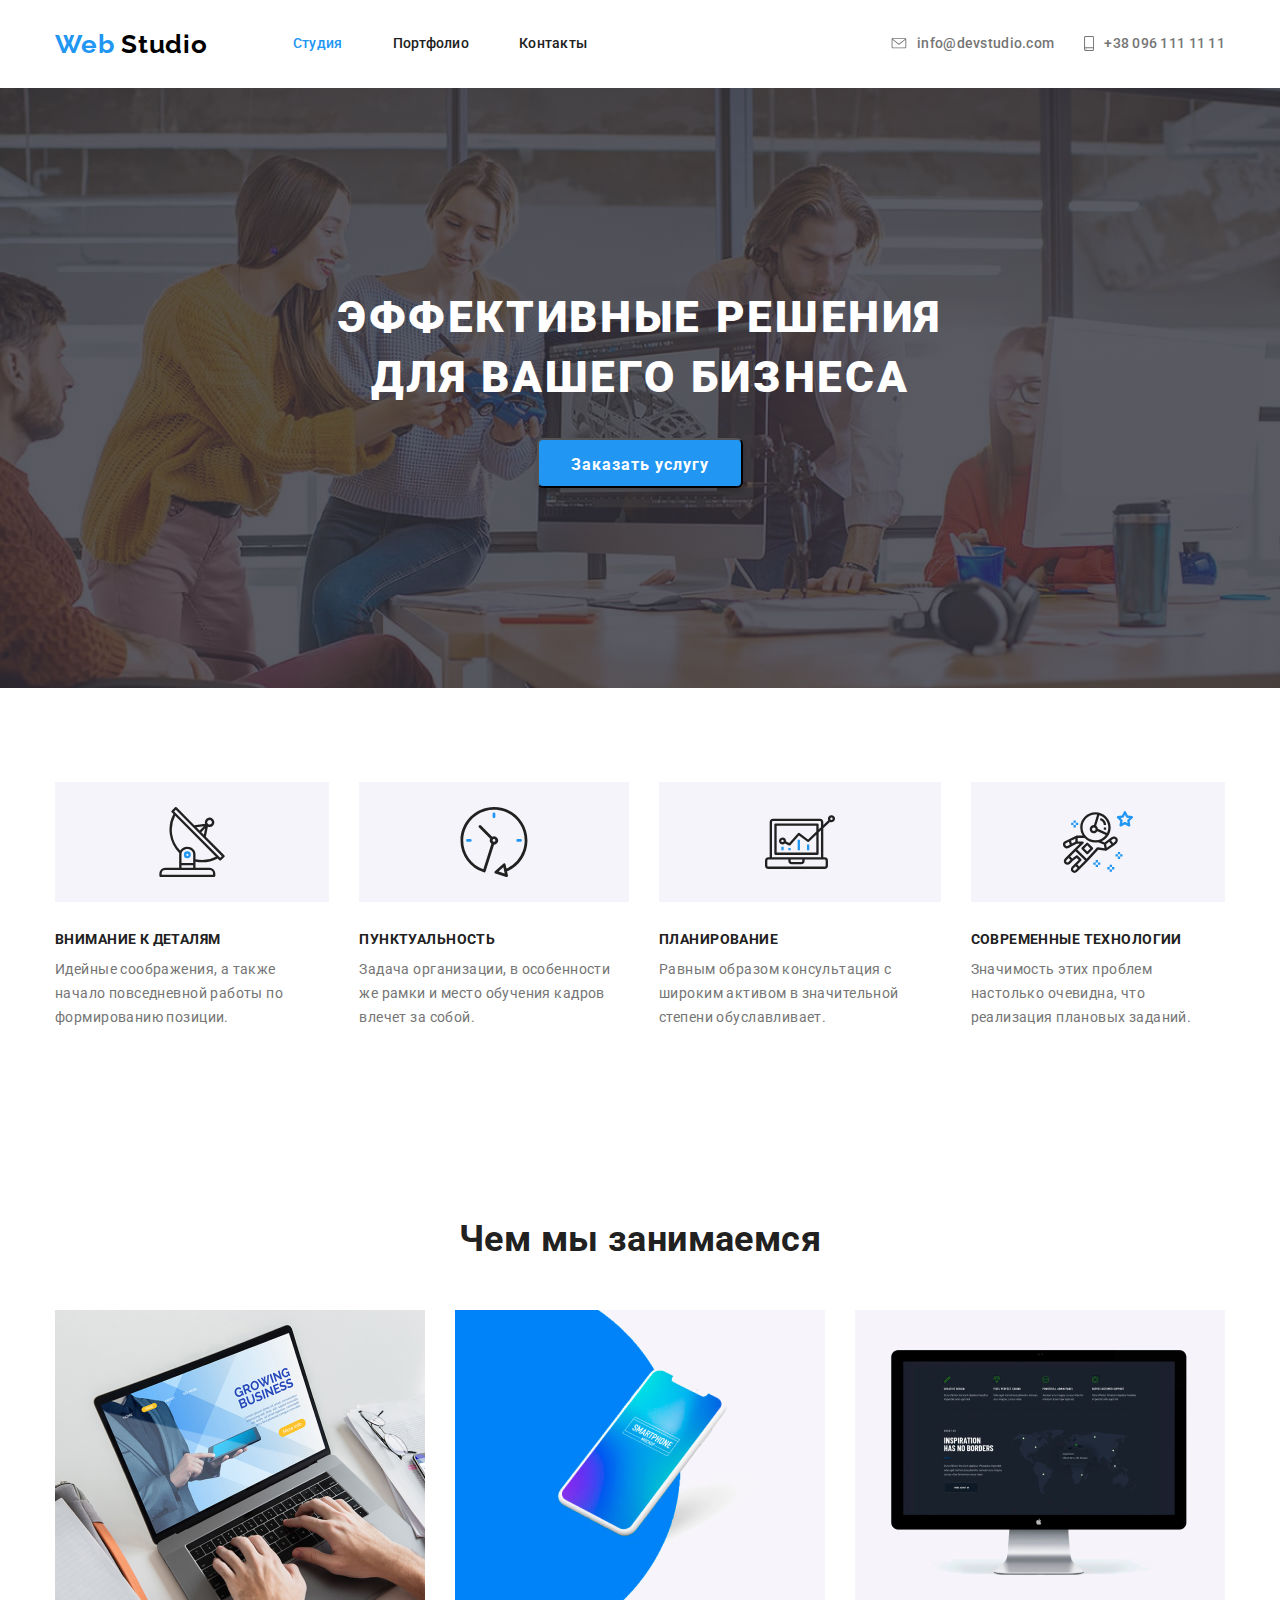
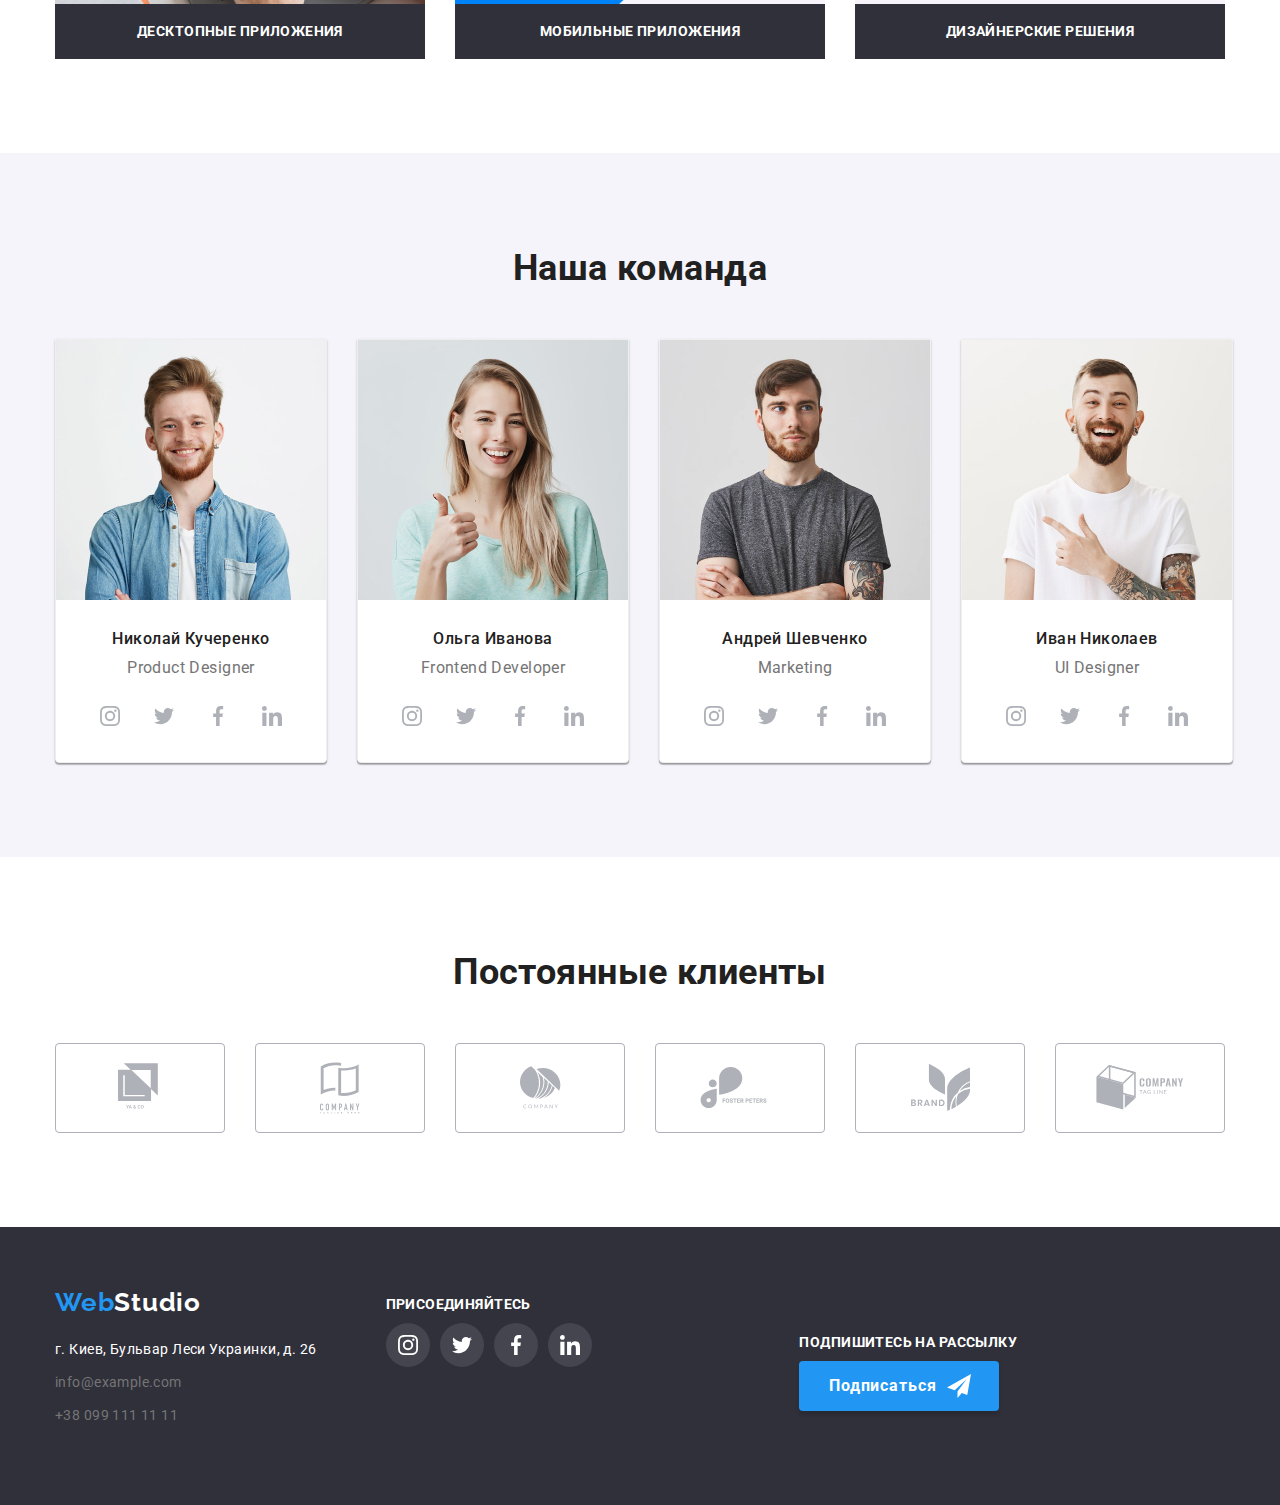
<file: index.html>
<!DOCTYPE html>
<html lang="ru">
  <head>
    <meta charset="UTF-8" />
    <meta name="viewport" content="width=device-width, initial-scale=1.0" />
    <title>WebStudio</title>
    <link
      href="https://fonts.googleapis.com/css2?family=Raleway:wght@700&family=Roboto:wght@400;500;700;900&display=swap"
      rel="stylesheet"
    />
    <link rel="stylesheet" href="./css/normalize.css" />
    <link rel="stylesheet" href="./css/style.css" />
  </head>

  <body>
    <!--Шапка сайта-->
    <header class="header">
      <div class="container">
        <nav class="navigation">
          <a href="./index.html" class="logo link"
            ><span class="header link">Web</span> Studio</a
          >
          <ul class="site-nav list">
            <li class="site-nav-item">
              <a class="site-nav-list current link" href="./index.html"
                >Студия</a
              >
            </li>
            <li class="site-nav-item">
              <a class="site-nav-list link" href="./portfolio.html"
                >Портфолио</a
              >
            </li>
            <li class="site-nav-item">
              <a class="site-nav-list link" href="">Контакты</a>
            </li>
          </ul>
        </nav>
        <div class="contact-list">
          <ul class="auth-nav list">
            <li class="auth-nav-item">
              <a
                class="contacts-links envelope link"
                href="mailto:info@devstudio.com"
                ><svg class="icon-envelope" width="16" height="11">
                  <use href="./images/sprite.svg#icon-envelope"></use>
                </svg>
                info@devstudio.com</a
              >
            </li>
            <li class="auth-nav-item">
              <a class="contacts-links smartphone link" href="tel:+380961111111"
                ><svg
                  class="icon-smartphone"
                  width="10"
                  height="15
                "
                >
                  <use href="./images/sprite.svg#icon-smartphone"></use>
                </svg>
                +38 096 111 11 11</a
              >
            </li>
          </ul>
        </div>
      </div>
    </header>

    <main>
      <!--Герой-->
      <section class="hero">
        <div class="container-hero">
          <h1 class="hero-item">
            Эффективные решения <br />
            для вашего бизнеса
          </h1>
          <button type="button" class="modal-btn">Заказать услугу</button>
        </div>
      </section>

      <!--Преимущества-->
      <section class="section">
        <div class="container">
          <h2 hidden class="section-title">Преимущества</h2>
          <ul class="advantages-list list">
            <li class="item">
              <div class="advantages-item">
                <svg class="icon-advantages">
                  <use href="./images/sprite.svg#icon-antenna"></use>
                </svg>
              </div>
              <h3 class="title">Внимание к деталям</h3>
              <p class="decoration">
                Идейные соображения, а также начало повседневной работы по
                формированию позиции.
              </p>
            </li>
            <li class="item">
              <div class="advantages-item">
                <svg class="icon-advantages">
                  <use href="./images/sprite.svg#icon-clock"></use>
                </svg>
              </div>

              <h3 class="title">Пунктуальность</h3>
              <p class="decoration">
                Задача организации, в особенности же рамки и место обучения
                кадров влечет за собой.
              </p>
            </li>
            <li class="item">
              <div class="advantages-item">
                <svg class="icon-advantages">
                  <use href="./images/sprite.svg#icon-diagram"></use>
                </svg>
              </div>

              <h3 class="title">Планирование</h3>
              <p class="decoration">
                Равным образом консультация с широким активом в значительной
                степени обуславливает.
              </p>
            </li>
            <li class="item">
              <div class="advantages-item">
                <svg class="icon-advantages">
                  <use href="./images/sprite.svg#icon-astronaut"></use>
                </svg>
              </div>

              <h3 class="title">Современные технологии</h3>
              <p class="decoration">
                Значимость этих проблем настолько очевидна, что реализация
                плановых заданий.
              </p>
            </li>
          </ul>
        </div>
      </section>

      <!--Чем мы занимаемся-->
      <section class="section">
        <div class="container">
          <h2 class="section-title">Чем мы занимаемся</h2>
          <ul class="working-list list">
            <li class="item">
              <img
                class="image-2"
                src="./images/Technology/box1.jpg"
                alt="Десктопные приложения"
                width="370"
              />
              <h3 class="working-list-item">Десктопные приложения</h3>
            </li>
            <li class="item">
              <img
                class="image-2"
                src="./images/Technology/box2.jpg"
                alt="Мобильные приложения"
                width="370"
              />
              <h3 class="working-list-item">Мобильные приложения</h3>
            </li>
            <li class="item">
              <img
                class="image-2"
                src="./images/Technology/box3.jpg"
                alt="Дизайнерские решения"
                width="370"
              />
              <h3 class="working-list-item">Дизайнерские решения</h3>
            </li>
          </ul>
        </div>
      </section>

      <!--Наша команда-->
      <section class="team">
        <div class="container">
          <h2 class="section-title">Наша команда</h2>
          <ul class="team-title list">
            <li class="item">
              <img
                class="master-img"
                src="./images/Team/team1.jpg"
                alt="Фото"
                width="270"
                height="260"
              />
              <h3 class="title-name">Николай Кучеренко</h3>
              <p lang="en" class="team-title-position">Product Designer</p>
              <ul class="social-list list">
                <li class="social-list-icon">
                  <a
                    class="social-list-icon-list link"
                    href=""
                    aria-label="Instagram"
                  >
                    <svg class="social-list-icon-link-svg">
                      <use href="./images/sprite.svg#icon-instagram"></use>
                    </svg>
                  </a>
                </li>
                <li class="social-list-icon">
                  <a
                    class="social-list-icon-list link"
                    href=""
                    aria-label="Twitter"
                    ><svg class="social-list-icon-link-svg">
                      <use href="./images/sprite.svg#icon-twitter"></use>
                    </svg>
                  </a>
                </li>
                <li class="social-list-icon">
                  <a
                    class="social-list-icon-list link"
                    href=""
                    aria-label="Facebook"
                    ><svg class="social-list-icon-link-svg">
                      <use href="./images/sprite.svg#icon-facebook"></use>
                    </svg>
                  </a>
                </li>
                <li class="social-list-icon">
                  <a
                    class="social-list-icon-list link"
                    href=""
                    aria-label="Linkedin"
                    ><svg class="social-list-icon-link-svg">
                      <use href="./images/sprite.svg#icon-linkedin"></use>
                    </svg>
                  </a>
                </li>
              </ul>
            </li>
            <li class="item">
              <img
                class="master-img"
                src="./images/Team/team2.jpg"
                alt="Фото"
                width="270"
                height="260"
              />
              <h3 class="title-name">Ольга Иванова</h3>
              <p lang="en" class="team-title-position">Frontend Developer</p>
              <ul class="social-list list">
                <li class="social-list-icon">
                  <a
                    class="social-list-icon-list link"
                    href=""
                    aria-label="Instagram"
                  >
                    <svg class="social-list-icon-link-svg">
                      <use href="./images/sprite.svg#icon-instagram"></use>
                    </svg>
                  </a>
                </li>
                <li class="social-list-icon">
                  <a
                    class="social-list-icon-list link"
                    href=""
                    aria-label="Twitter"
                    ><svg class="social-list-icon-link-svg">
                      <use href="./images/sprite.svg#icon-twitter"></use>
                    </svg>
                  </a>
                </li>
                <li class="social-list-icon">
                  <a
                    class="social-list-icon-list link"
                    href=""
                    aria-label="Facebook"
                    ><svg class="social-list-icon-link-svg">
                      <use href="./images/sprite.svg#icon-facebook"></use>
                    </svg>
                  </a>
                </li>
                <li class="social-list-icon">
                  <a
                    class="social-list-icon-list link"
                    href=""
                    aria-label="Linkedin"
                    ><svg class="social-list-icon-link-svg">
                      <use href="./images/sprite.svg#icon-linkedin"></use>
                    </svg>
                  </a>
                </li>
              </ul>
            </li>
            <li class="item">
              <img
                class="master-img"
                src="./images/Team/team3.jpg"
                alt="Фото"
                width="270"
                height="260"
              />
              <h3 class="title-name">Андрей Шевченко</h3>
              <p lang="en" class="team-title-position">Marketing</p>
              <ul class="social-list list">
                <li class="social-list-icon">
                  <a
                    class="social-list-icon-list link"
                    href=""
                    aria-label="Instagram"
                  >
                    <svg class="social-list-icon-link-svg">
                      <use href="./images/sprite.svg#icon-instagram"></use>
                    </svg>
                  </a>
                </li>
                <li class="social-list-icon">
                  <a
                    class="social-list-icon-list link"
                    href=""
                    aria-label="Twitter"
                    ><svg class="social-list-icon-link-svg">
                      <use href="./images/sprite.svg#icon-twitter"></use>
                    </svg>
                  </a>
                </li>
                <li class="social-list-icon">
                  <a
                    class="social-list-icon-list link"
                    href=""
                    aria-label="Facebook"
                    ><svg class="social-list-icon-link-svg">
                      <use href="./images/sprite.svg#icon-facebook"></use>
                    </svg>
                  </a>
                </li>
                <li class="social-list-icon">
                  <a
                    class="social-list-icon-list link"
                    href=""
                    aria-label="Linkedin"
                    ><svg class="social-list-icon-link-svg">
                      <use href="./images/sprite.svg#icon-linkedin"></use>
                    </svg>
                  </a>
                </li>
              </ul>
            </li>
            <li class="item">
              <img
                class="master-img"
                src="./images/Team/team4.jpg"
                alt="Фото"
                width="270"
                height="260"
              />
              <h3 class="title-name">Иван Николаев</h3>
              <p lang="en" class="team-title-position">UI Designer</p>
              <ul class="social-list list">
                <li class="social-list-icon">
                  <a
                    class="social-list-icon-list link"
                    href=""
                    aria-label="Instagram"
                  >
                    <svg class="social-list-icon-link-svg">
                      <use href="./images/sprite.svg#icon-instagram"></use>
                    </svg>
                  </a>
                </li>
                <li class="social-list-icon">
                  <a
                    class="social-list-icon-list link"
                    href=""
                    aria-label="Twitter"
                    ><svg class="social-list-icon-link-svg">
                      <use href="./images/sprite.svg#icon-twitter"></use>
                    </svg>
                  </a>
                </li>
                <li class="social-list-icon">
                  <a
                    class="social-list-icon-list link"
                    href=""
                    aria-label="Facebook"
                    ><svg class="social-list-icon-link-svg">
                      <use href="./images/sprite.svg#icon-facebook"></use>
                    </svg>
                  </a>
                </li>
                <li class="social-list-icon">
                  <a
                    class="social-list-icon-list link"
                    href=""
                    aria-label="Linkedin"
                    ><svg class="social-list-icon-link-svg">
                      <use href="./images/sprite.svg#icon-linkedin"></use>
                    </svg>
                  </a>
                </li>
              </ul>
            </li>
          </ul>
        </div>
      </section>

      <!--Постоянные клиенты-->
      <section class="section">
        <div class="container">
          <h2 class="section-title">Постоянные клиенты</h2>
          <ul class="client-list list">
            <li class="item">
              <a class="item-link" href="" aria-label="Логотип компании клиента"
                ><svg class="client_logo" width="44" height="49">
                  <use href="./images/sprite.svg#icon-logo1"></use>
                </svg>
              </a>
            </li>
            <li class="item">
              <a class="item-link" href="" aria-label="Логотип компании клиента"
                ><svg class="client_logo" width="40" height="52">
                  <use href="./images/sprite.svg#icon-logo2"></use>
                </svg>
              </a>
            </li>
            <li class="item">
              <a class="item-link" href="" aria-label="Логотип компании клиента"
                ><svg class="client_logo" width="41" height="43">
                  <use href="./images/sprite.svg#icon-logo3"></use>
                </svg>
              </a>
            </li>
            <li class="item">
              <a class="item-link" href="" aria-label="Логотип компании клиента"
                ><svg class="client_logo" width="80" height="42">
                  <use href="./images/sprite.svg#icon-logo4"></use>
                </svg>
              </a>
            </li>
            <li class="item">
              <a class="item-link" href="" aria-label="Логотип компании клиента"
                ><svg class="client_logo" width="59" height="47">
                  <use href="./images/sprite.svg#icon-logo5"></use>
                </svg>
              </a>
            </li>
            <li class="item">
              <a class="item-link" href="" aria-label="Логотип компании клиента"
                ><svg class="client_logo" width="88" height="45">
                  <use href="./images/sprite.svg#icon-logo6"></use>
                </svg>
              </a>
            </li>
          </ul>
        </div>
      </section>
    </main>

    <!--Футер-->
    <footer class="footer-section">
      <div class="container">
        <div class="contact">
          <a class="logo link" href="./index.html" lang="en"
            ><span class="footer">Web</span>Studio</a
          >
          <address class="address">
            <ul class="address-list list">
              <li class="adress-list-point">
                <a class="map link" href="https://goo.gl/maps/y4V5g4TZUduQF8Uq7"
                  >г. Киев, Бульвар Леси Украинки, д. 26</a
                >
              </li>
              <li class="adress-list-point">
                <a class="mail link" href="mailto:info@devstudio.com" lang="en"
                  >info@example.com</a
                >
              </li>
              <li class="adress-list-point">
                <a class="phone link" href="tel:+380961111111"
                  >+38 099 111 11 11</a
                >
              </li>
            </ul>
          </address>
        </div>

        <div class="join">
          <b class="title">ПРИСОЕДИНЯЙТЕСЬ</b>
          <ul class="title-list list">
            <li class="title-list-icon">
              <a class="footer-icon" href="" aria-label="Логотип Инстаграма">
                <svg class="footer-icon-list">
                  <use href="./images/sprite.svg#icon-instagram"></use>
                </svg>
              </a>
            </li>
            <li class="title-list-icon">
              <a class="footer-icon" href="" aria-label="Логотип Твиттера"
                ><svg class="footer-icon-list">
                  <use href="./images/sprite.svg#icon-twitter"></use>
                </svg>
              </a>
            </li>
            <li class="title-list-icon">
              <a class="footer-icon" href="" aria-label="Логотип Фейсбука"
                ><svg class="footer-icon-list">
                  <use href="./images/sprite.svg#icon-facebook"></use>
                </svg>
              </a>
            </li>
            <li class="title-list-icon">
              <a class="footer-icon" href="" aria-label="Логотип Линкедина">
                <svg class="footer-icon-list">
                  <use href="./images/sprite.svg#icon-linkedin"></use>
                </svg>
              </a>
            </li>
          </ul>
        </div>
        <div class="subscribe">
          <b class="title">Подпишитесь на рассылку</b>
          <a class="button-footer link" href=""
            >Подписаться<svg class="icon-send">
              <use href="./images/sprite.svg#icon-send"></use>
            </svg>
          </a>
        </div>
      </div>
    </footer>
  </body>
</html>
</file>
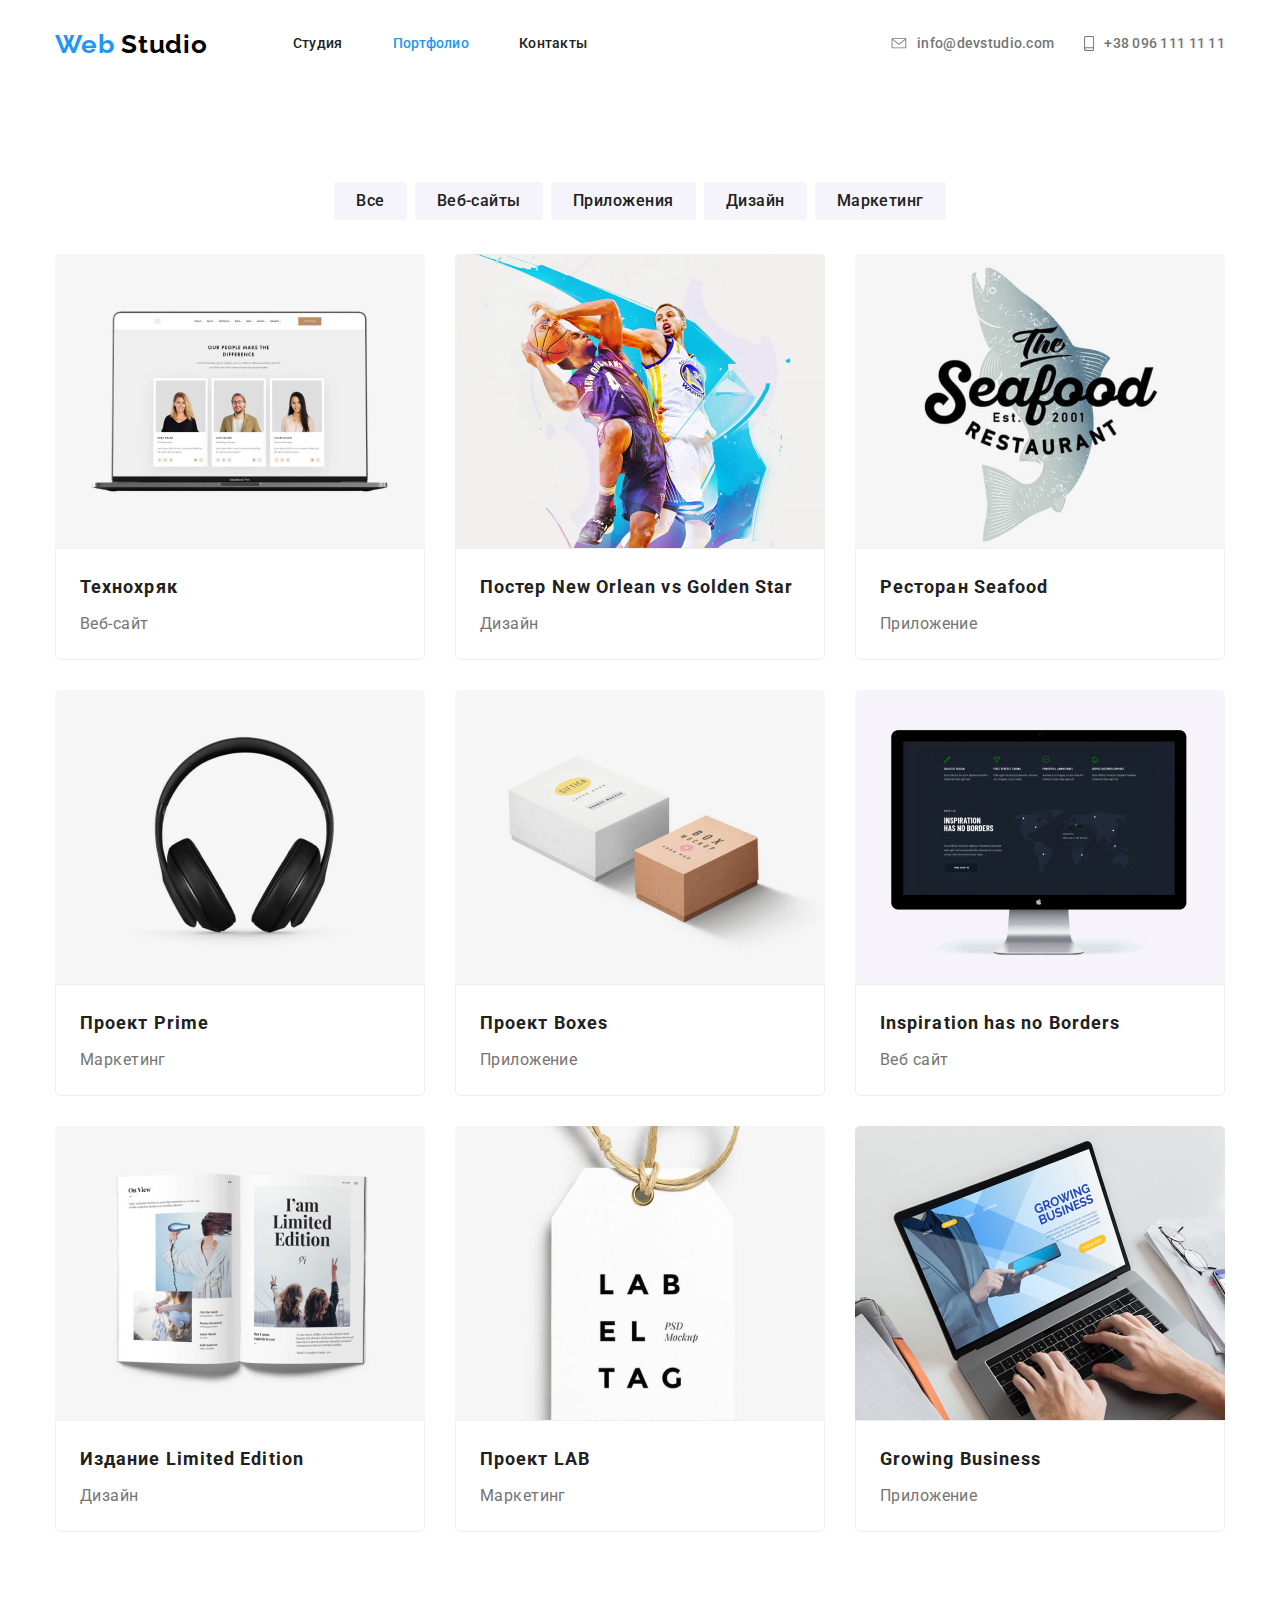
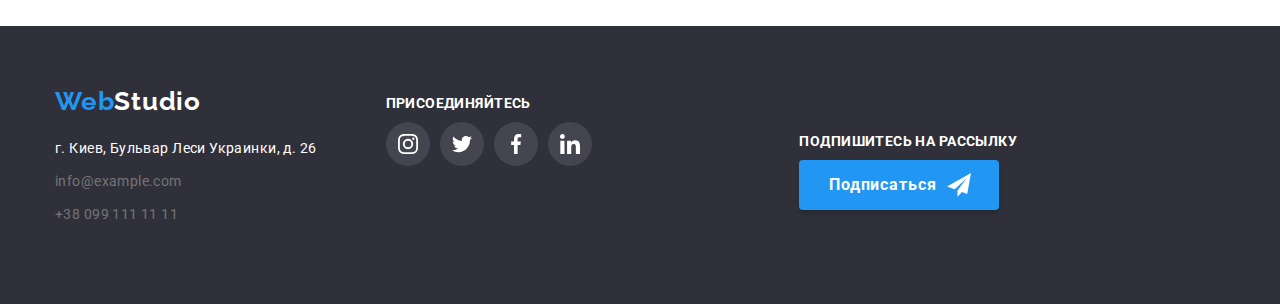
<file: portfolio.html>
<!DOCTYPE html>
<html lang="ru">
  <head>
    <meta charset="UTF-8" />
    <meta name="viewport" content="width=device-width, initial-scale=1.0" />
    <title>Portfolio</title>
    <link
      href="https://fonts.googleapis.com/css2?family=Raleway:wght@700&family=Roboto:wght@400;500;700;900&display=swap"
      rel="stylesheet"
    />
    <link rel="stylesheet" href="./css/normalize.css" />
    <link rel="stylesheet" href="./css/style.css" />
  </head>

  <body>
    <header class="header">
      <div class="container">
        <nav class="navigation">
          <a href="./index.html" class="logo link"
            ><span class="header link">Web</span> Studio</a
          >
          <ul class="site-nav list">
            <li class="site-nav-item">
              <a class="site-nav-list link" href="./index.html">Студия</a>
            </li>
            <li class="site-nav-item">
              <a class="site-nav-list current link" href="./portfolio.html"
                >Портфолио</a
              >
            </li>
            <li class="site-nav-item">
              <a class="site-nav-list link" href="">Контакты</a>
            </li>
          </ul>
        </nav>
        <div class="contact-list">
          <ul class="auth-nav list">
            <li class="auth-nav-item">
              <a
                class="contacts-links envelope link"
                href="mailto:info@devstudio.com"
                ><svg class="icon-envelope" width="16" height="11">
                  <use href="./images/sprite.svg#icon-envelope"></use>
                </svg>
                info@devstudio.com</a
              >
            </li>
            <li class="auth-nav-item">
              <a class="contacts-links smartphone link" href="tel:+380961111111"
                ><svg
                  class="icon-smartphone"
                  width="10"
                  height="15
                    "
                >
                  <use href="./images/sprite.svg#icon-smartphone"></use>
                </svg>
                +38 096 111 11 11</a
              >
            </li>
          </ul>
        </div>
      </div>
    </header>

    <main>
      <!--Portfolio-->
      <section class="section">
        <div class="container">
          <h1 hidden>Портфолио</h1>
          <!--Кнопки фильтра-->
          <ul class="filtr-list list">
            <li class="filtr-list-button">
              <button type="button" class="button-filtr">Все</button>
            </li>
            <li class="filtr-list-button">
              <button type="button" class="button-filtr">Веб-сайты</button>
            </li>
            <li class="filtr-list-button">
              <button type="button" class="button-filtr">Приложения</button>
            </li>
            <li class="filtr-list-button">
              <button type="button" class="button-filtr">Дизайн</button>
            </li>
            <li class="filtr-list-button">
              <button type="button" class="button-filtr">Маркетинг</button>
            </li>
          </ul>

          <!--карточки-->

          <ul class="card-list list">
            <li class="card-list-number">
              <a class="link" href="">
                <img
                  src="./images/Pictures/picture1.jpg"
                  alt="Ноутбук c cайтом"
                />
                <div class="card-content">
                  <h2 class="card-list-item">Технохряк</h2>
                  <p class="text">Веб-сайт</p>
                  <p hidden class="text-popup">
                    Технокряк это современная площадка распространения
                    коронавируса. Компании используют эту платформу для
                    цифрового шпионажа и атак на защищённые сервера конкурентов.
                  </p>
                </div>
              </a>
            </li>

            <li class="card-list-number">
              <a class="link" href="">
                <img
                  src="./images/Pictures/picture2.jpg"
                  alt="Изображения баскетболистов"
                />
                <div class="card-content">
                  <h2 class="card-list-item">
                    Постер New Orlean vs Golden Star
                  </h2>
                  <p class="text">Дизайн</p>
                  <p hidden class="text-popup">
                    Lorem ipsum, dolor sit amet consectetur adipisicing elit.
                    Odit error repudiandae, unde labore tempora repellendus
                    dolorum debitis repellat laboriosam quibusdam! Reiciendis
                    molestiae ex ullam nihil recusandae accusantium dignissimos.
                    Quos, enim!
                  </p>
                </div>
              </a>
            </li>
            <li class="card-list-number">
              <a class="link" href="">
                <img
                  src="./images/Pictures/picture3.jpg"
                  alt="Ресторан Seafood"
                />
                <div class="card-content">
                  <h2 class="card-list-item">Ресторан Seafood</h2>
                  <p class="text">Приложение</p>
                  <p hidden class="text-popup">
                    Lorem ipsum, dolor sit amet consectetur adipisicing elit.
                    Odit error repudiandae, unde labore tempora repellendus
                    dolorum debitis repellat laboriosam quibusdam! Reiciendis
                    molestiae ex ullam nihil recusandae accusantium dignissimos.
                    Quos, enim!
                  </p>
                </div>
              </a>
            </li>

            <li class="card-list-number">
              <a class="link" href="">
                <img src="./images/Pictures/picture4.jpg" alt="Проект Prime" />
                <div class="card-content">
                  <h2 class="card-list-item">Проект Prime</h2>
                  <p class="text">Маркетинг</p>
                  <p hidden class="text-popup">
                    Lorem ipsum, dolor sit amet consectetur adipisicing elit.
                    Odit error repudiandae, unde labore tempora repellendus
                    dolorum debitis repellat laboriosam quibusdam! Reiciendis
                    molestiae ex ullam nihil recusandae accusantium dignissimos.
                    Quos, enim!
                  </p>
                </div>
              </a>
            </li>

            <li class="card-list-number">
              <a class="link" href="">
                <img src="./images/Pictures/picture5.jpg" alt="Проект Boxes" />
                <div class="card-content">
                  <h2 class="card-list-item">Проект Boxes</h2>
                  <p class="text">Приложение</p>
                  <p hidden class="text-popup">
                    Lorem ipsum, dolor sit amet consectetur adipisicing elit.
                    Odit error repudiandae, unde labore tempora repellendus
                    dolorum debitis repellat laboriosam quibusdam! Reiciendis
                    molestiae ex ullam nihil recusandae accusantium dignissimos.
                    Quos, enim!
                  </p>
                </div>
              </a>
            </li>

            <li class="card-list-number">
              <a class="link" href="">
                <img src="./images/Pictures/picture6.jpg" alt="Веб сайт" />
                <div class="card-content">
                  <h2 class="card-list-item">Inspiration has no Borders</h2>
                  <p class="text">Веб сайт</p>
                  <p hidden class="text-popup">
                    Lorem ipsum dolor sit amet consectetur adipisicing elit.
                    Delectus vitae asperiores quam quo vel necessitatibus cum
                    voluptatibus error, veniam laboriosam incidunt in veritatis
                    numquam, fugiat nihil, corporis enim? Veniam, culpa.
                  </p>
                </div>
              </a>
            </li>

            <li class="card-list-number">
              <a class="link" href="">
                <img
                  src="./images/Pictures/picture7.jpg"
                  alt="Издание Limited Edition"
                />
                <div class="card-content">
                  <h2 class="card-list-item">Издание Limited Edition</h2>
                  <p class="text">Дизайн</p>
                  <p hidden class="text-popup">
                    Lorem ipsum, dolor sit amet consectetur adipisicing elit.
                    Odit error repudiandae, unde labore tempora repellendus
                    dolorum debitis repellat laboriosam quibusdam! Reiciendis
                    molestiae ex ullam nihil recusandae accusantium dignissimos.
                    Quos, enim!
                  </p>
                </div>
              </a>
            </li>

            <li class="card-list-number">
              <a class="link" href="">
                <img src="./images/Pictures/picture8.jpg" alt="Проект LAB" />
                <div class="card-content">
                  <h2 class="card-list-item">Проект LAB</h2>
                  <p class="text">Маркетинг</p>
                  <p hidden class="text-popup">
                    Lorem ipsum, dolor sit amet consectetur adipisicing elit.
                    Odit error repudiandae, unde labore tempora repellendus
                    dolorum debitis repellat laboriosam quibusdam! Reiciendis
                    molestiae ex ullam nihil recusandae accusantium dignissimos.
                    Quos, enim!
                  </p>
                </div>
              </a>
            </li>
            <li class="card-list-number">
              <a class="link" href="">
                <img
                  src="./images/Pictures/picture9.jpg"
                  alt="Growing Business"
                />
                <div class="card-content">
                  <h2 class="card-list-item">Growing Business</h2>
                  <p class="text">Приложение</p>
                  <p hidden class="text-popup">
                    Lorem ipsum, dolor sit amet consectetur adipisicing elit.
                    Odit error repudiandae, unde labore tempora repellendus
                    dolorum debitis repellat laboriosam quibusdam! Reiciendis
                    molestiae ex ullam nihil recusandae accusantium dignissimos.
                    Quos, enim!
                  </p>
                </div>
              </a>
            </li>
          </ul>
        </div>
      </section>
    </main>

    <!--Футер-->
    <footer class="footer-section">
      <div class="container">
        <div class="contact">
          <a class="logo link" href="./index.html" lang="en"
            ><span class="footer">Web</span>Studio</a
          >
          <address class="address">
            <ul class="address-list list">
              <li class="adress-list-point">
                <a class="map link" href="https://goo.gl/maps/y4V5g4TZUduQF8Uq7"
                  >г. Киев, Бульвар Леси Украинки, д. 26</a
                >
              </li>
              <li class="adress-list-point">
                <a class="mail link" href="mailto:info@devstudio.com" lang="en"
                  >info@example.com</a
                >
              </li>
              <li class="adress-list-point">
                <a class="phone link" href="tel:+380961111111"
                  >+38 099 111 11 11</a
                >
              </li>
            </ul>
          </address>
        </div>

        <div class="join">
          <b class="title">ПРИСОЕДИНЯЙТЕСЬ</b>
          <ul class="title-list list">
            <li class="title-list-icon">
              <a class="footer-icon" href="" aria-label="Логотип Инстаграма">
                <svg class="footer-icon-list">
                  <use href="./images/sprite.svg#icon-instagram"></use>
                </svg>
              </a>
            </li>
            <li class="title-list-icon">
              <a class="footer-icon" href="" aria-label="Логотип Твиттера"
                ><svg class="footer-icon-list">
                  <use href="./images/sprite.svg#icon-twitter"></use>
                </svg>
              </a>
            </li>
            <li class="title-list-icon">
              <a class="footer-icon" href="" aria-label="Логотип Фейсбука"
                ><svg class="footer-icon-list">
                  <use href="./images/sprite.svg#icon-facebook"></use>
                </svg>
              </a>
            </li>
            <li class="title-list-icon">
              <a class="footer-icon" href="" aria-label="Логотип Линкедина">
                <svg class="footer-icon-list">
                  <use href="./images/sprite.svg#icon-linkedin"></use>
                </svg>
              </a>
            </li>
          </ul>
        </div>
        <div class="subscribe">
          <b class="title">Подпишитесь на рассылку</b>
          <a class="button-footer link" href=""
            >Подписаться<svg class="icon-send">
              <use href="./images/sprite.svg#icon-send"></use>
            </svg>
          </a>
        </div>
      </div>
    </footer>
  </body>
</html>
</file>
<file: css/style.css>
:root {
  --primary-text-color: #757575;
  --secondary-text-color: #212121;
  --accent-color: #2196f3;
  --secondary-accent-color: #188ce8;
  --primary-white-color: #ffffff;
  --secondary-white-color: #e0dfe6;
  --primary-bcg-color: #2f303a;
  --secondary-bcg-color: #f5f4fa;
  --socials-main-color: #afb1b8;
}

body {
  background-color: #ffffff;
  color: var(--primary-text-color);
  font-family: "Roboto", sans-serif;
  font-size: 14px;
  line-height: 1.71;
  letter-spacing: 0.03em;
}

html {
  box-sizing: border-box;
}

*,
*::before,
*::after {
  box-sizing: inherit;
  margin: 0;
  padding: 0;
}

.container {
  width: 1200px;
  padding-left: 15px;
  padding-right: 15px;
  margin-left: auto;
  margin-right: auto;
}

img {
  display: block;
}

.link {
  text-decoration: none;
}

.list {
  list-style: none;
}

/* header */

.header .container {
  display: flex;
  align-items: center;
  justify-content: space-between;
}

.navigation {
  display: flex;
  align-items: center;
}

.logo {
  font-family: "Raleway", sans-serif;
  font-weight: bold;
  font-size: 26px;
  line-height: 1.19;
  letter-spacing: 0.03em;
  color: #000000;
}

.logo .header {
  color: var(--accent-color);
}

.logo {
  margin-right: 85px;
}

.site-nav {
  display: flex;
  padding-top: 32px;
  padding-bottom: 32px;
}

.site-nav-item:not(:last-child) {
  margin-right: 50px;
}

.site-nav-list .logo {
  font-family: "Raleway", sans-serif;
  font-weight: bold;
  font-size: 26px;
  line-height: 1.19;
  letter-spacing: 0.03em;
  color: #000000;
}

.logo .header {
  color: var(--accent-color);
}

.site-nav .site-nav-list {
  font-weight: 500;
  font-size: 14px;
  line-height: 1.14;
  letter-spacing: 0.02em;
  color: var(--secondary-text-color);
}

.site-nav .link.current {
  color: var(--accent-color);
}

.site-nav .link:hover,
.site-nav .link:focus {
  color: var(--accent-color);
}

.site-nav-list {
  padding-top: 32px;
  padding-bottom: 32px;
}

.auth-nav {
  display: flex;
  align-items: center;
  justify-content: center;
}

.contact-list {
  display: flex;
}

.auth-nav :not(:last-child) {
  margin-right: 30px;
}

.auth-nav .contacts-links {
  padding-top: 32px;
  padding-bottom: 32px;
}

.contacts-links {
  display: flex;
  align-items: center;
}

.auth-nav-item {
  font-weight: 500;
  font-size: 14px;
  line-height: 1.14;
  letter-spacing: 0.02em;
  color: var(--primary-text-color);
  display: flex;
  align-items: center;
}

.icon-envelope {
  margin-right: 10px;
  fill: var(--primary-text-color);
}

.icon-smartphone {
  margin-right: 10px;
  fill: var(--primary-text-color);
}

.contact-list .contacts-links:focus,
.contact-list .contacts-links:hover,
.contacts-links:hover .icon-smartphone,
.contacts-links:focus .icon-smartphone,
.contacts-links:hover .icon-envelope,
.contacts-links:focus .icon-envelope {
  color: var(--accent-color);
  fill: var(--accent-color);
  position: relative;
}

.contacts-links {
  color: var(--primary-text-color);
}
/* Hero */

.hero {
  text-align: center;
  margin-left: auto;
  margin-right: auto;
  padding-top: 200px;
  padding-bottom: 200px;
  max-width: 1600px;
  height: 600px;
  background-image: linear-gradient(
      rgba(47, 48, 58, 0.8),
      rgba(47, 48, 58, 0.8)
    ),
    url(../images/Hero/Herois.jpg);
  background-repeat: no-repeat;
  background-size: cover;
  background-position: center;
}

.hero-item {
  margin-top: 0px;
  margin-bottom: 30px;
  font-weight: 900;
  font-size: 44px;
  line-height: 1.36;
  text-align: center;
  letter-spacing: 0.06em;
  text-transform: uppercase;
  color: var(--primary-white-color);
}

.modal-btn {
  display: inline-block;
  font-family: inherit;
  background-color: var(--accent-color);
  color: #ffffff;
  padding: 10px 32px;
  min-width: 200px;
  border-radius: 6px;
  height: 50px;
  font-weight: 700;
  font-size: 16px;
  line-height: 1.87;
  text-align: center;
  letter-spacing: 0.06em;
  box-shadow: 0px 4px 4px rgba(0, 0, 0, 0.15);
}

.modal-btn:hover {
  background-color: var(--secondary-accent-color);
}

/* Advantages */
.section .container {
  display: flex;
  padding-top: 94px;
  padding-bottom: 94px;
}

.advantages-list {
  display: flex;
  justify-content: space-between;
}

.item {
  display: flex;
  flex-direction: column;
}
.advantages-item {
  display: flex;
  height: 120px;
  background-color: var(--secondary-bcg-color);
  justify-content: center;
  align-items: center;
  margin-bottom: 30px;
}

.icon-advantages {
  width: 70px;
  height: 70px;
}

.item:not(:last-child) {
  margin-right: 30px;
}

.title {
  font-weight: bold;
  font-size: 14px;
  line-height: 1.14;
  text-transform: uppercase;
  color: var(--secondary-text-color);
  margin-bottom: 10px;
}

.decoration {
  color: var(--primary-text-color);
}

/*  Working*/

.section .container {
  display: flex;
  flex-direction: column;
}

.working-list {
  display: flex;
}

.section-title {
  font-weight: bold;
  font-size: 36px;
  line-height: 1.17;
  text-align: center;
  color: var(--secondary-text-color);
  margin-bottom: 50px;
}

.working-list-item {
  font-weight: bold;
  font-size: 14px;
  line-height: 1.14px;
  text-align: center;
  text-transform: uppercase;
  color: var(--primary-white-color);
  padding-top: 27px;
  padding-bottom: 27px;
  background-color: var(--primary-bcg-color);
}

/* Our team */

.team {
  background-color: var(--secondary-bcg-color);
  padding-top: 94px;
  padding-bottom: 94px;
}

.team-title {
  display: flex;
  align-content: space-between;
}

.team-title .item {
  background-color: var(--primary-white-color);
  border: 1px solid #eeeeee;
  border-radius: 0px 0px 4px 4px;
  box-shadow: 0px 2px 1px rgba(0, 0, 0, 0.2), 0px 1px 1px rgba(0, 0, 0, 0.14),
    0px 1px 3px rgba(0, 0, 0, 0.12);
}

.team-title-info {
  display: flex;
  flex-direction: column;
}

.title-name {
  font-weight: 500;
  font-size: 16px;
  line-height: 1.18;
  text-align: center;
  color: var(--secondary-text-color);
  padding-top: 30px;
  margin-bottom: 10px;
}

.social-list {
  display: flex;
  /* flex-wrap: wrap; */
  justify-content: center;
  padding-bottom: 24px;
}

.social-list-icon:not(:last-child) {
  margin-right: 10px;
}

.social-list-icon-list {
  display: flex;
  justify-content: center;
  align-items: center;
  width: 44px;
  height: 44px;
  border-radius: 50%;
  background-color: var(--primary-white-color);
  background-repeat: no-repeat;
  background-position: center;
  cursor: pointer;
  fill: var(--socials-main-color);
}
.social-list-icon-link-svg {
  width: 20px;
  height: 20px;
}

.team-title-position {
  font-size: 16px;
  line-height: 1.18;
  text-align: center;
  color: var(--primary-text-color);
  margin-bottom: 16px;
}

.social-list-icon-list:hover,
.social-list-icon-list:focus {
  background-color: var(--accent-color);
  fill: var(--primary-white-color);
}

/* Clients */

.client-list {
  display: flex;
  justify-content: space-between;
}

.item-link {
  display: flex;
  width: 170px;
  height: 90px;
  justify-content: center;
  align-items: center;
  border-radius: 4px;
  border: 1px solid #afb1b8;
}

.item-link:hover {
  border: 1px solid var(--accent-color);
  border-radius: 4px;
}

.item-link:hover .client_logo,
.item-link:focus .client_logo {
  fill: var(--accent-color);
}

.item-link {
  display: flex;
  justify-content: center;
  align-items: center;
  width: 170px;
  height: 90px;
}

.client_logo {
  fill: var(--socials-main-color);
}

/* footer */

.footer-section {
  background-color: var(--primary-bcg-color);
}

.footer-section .container {
  display: flex;
  background-color: var(--primary-bcg-color);
}

.contact {
  padding-top: 60px;
  padding-bottom: 60px;
  margin-right: 69px;
}

.footer-section .logo {
  display: flex;
  color: var(--primary-white-color);
  margin-bottom: 20px;
}
.footer {
  color: var(--accent-color);
}

.adress-list {
  display: flex;
}

.adress-list-point:not(:last-child) {
  margin-bottom: 9px;
}

.join {
  padding-top: 70px;
  padding-bottom: 100px;
}

.title {
  display: block;
}

.title-list {
  display: flex;
  justify-content: space-between;
}

.title-list-icon:not(:last-child) {
  margin-right: 10px;
}

.mail,
.phone {
  font-style: normal;
  line-height: 1.71px;
  color: var(--primary-text-color);
}

.mail:hover,
.mail:focus,
.phone:hover,
.phone:focus {
  color: var(--accent-color);
}

.map {
  font-style: normal;
  color: var(--primary-white-color);
}

.footer-section .title {
  font-weight: bold;
  text-transform: uppercase;
  color: var(--primary-white-color);
}

.title-list {
  display: flex;
}

.title-list-icon {
  display: flex;
  justify-content: center;
  align-items: center;
}

.title-list-icon:not(:last-child) {
  margin-right: 10px;
}

.footer-icon {
  display: flex;
  justify-content: center;
  align-items: center;
  width: 44px;
  height: 44px;
  border-radius: 50%;
  background-color: rgba(255, 255, 255, 0.1);
  color: var(--primary-white-color);
}

.footer-icon-list {
  width: 20px;
  height: 20px;
  fill: var(--primary-white-color);
}

.footer-icon:hover,
.footer-icon:focus {
  background-color: var(--accent-color);
}

/* Button-footer */

.subscribe {
  display: flex;
  flex-direction: column;
  padding-top: 108px;
  margin-left: auto;
  margin-right: auto;
  padding-bottom: 94px;
}

.button-footer {
  font-weight: bold;
  font-size: 16px;
  line-height: 30px;
  display: flex;
  align-items: center;
  text-align: center;
  letter-spacing: 0.06em;
  color: var(--primary-white-color);
  display: inline-flex;
  padding-top: 10px;
  padding-bottom: 10px;
  padding-left: 29px;
  padding-right: 28px;
  justify-content: center;
  width: 200px;
  height: 50px;
  background-color: var(--accent-color);
  border-radius: 4px;
  box-shadow: 0px 4px 4px rgba(0, 0, 0, 0.15);
}

.icon-send {
  margin-left: 10px;
  width: 24px;
  height: 24px;
  fill: var(--primary-white-color);
}

/* portfolio */

.filtr-list {
  display: flex;
  margin-bottom: 34px;
  justify-content: center;
}

.filtr-list-button:not(:last-child) {
  margin-right: 8px;
}

.filtr-list-button .button-filtr {
  border-radius: 4px;
  padding: 6px 22px;
  font-weight: 500;
  font-size: 16px;
  line-height: 1.62;
  text-align: center;
  letter-spacing: 0.03em;
  color: var(--secondary-text-color);
  background: #f5f4fa;
  border: none;
}

.button-filtr:hover,
.button-filtr:focus {
  background-color: var(--accent-color);
  color: var(--primary-white-color);
  box-shadow: 0px 2px 2px rgba(0, 0, 0, 0.12), 0px 1px 2px rgba(0, 0, 0, 0.08),
    0px 3px 1px rgba(0, 0, 0, 0.1);
}

.card-list {
  display: flex;
  flex-wrap: wrap;
}

.card-list-number {
  display: flex;
  /* width: calc((100%-60) / 3); */
  width: 370px;
  border-top-left-radius: 5px;
  border-top-right-radius: 5px;
  margin-right: 30px;
  margin-bottom: 30px;
  overflow: hidden;
}

.card-content {
  border: 1px solid #eeeeee;
  border-bottom-left-radius: 5px;
  border-bottom-right-radius: 5px;
}

.card-list-number:nth-child(3n) {
  margin-right: 0;
}

.card-list-number:nth-last-child(-n + 3) {
  margin-bottom: 0;
}

.card-list .card-list-item {
  font-weight: bold;
  font-size: 18px;
  line-height: 2;
  letter-spacing: 0.06em;
  color: var(--secondary-text-color);
  padding-top: 20px;
  padding-left: 24px;
  padding-right: 24px;
  margin-bottom: 4px;
}

.card-list .text {
  font-size: 16px;
  line-height: 1.88;
  color: var(--primary-text-color);
  padding-left: 24px;
  padding-right: 24px;
  padding-bottom: 20px;
}

.card-list .text-popup {
  font-size: 18px;
  line-height: 1.56;
  color: var(--primary-white-color);
}

.card-list-number:hover,
.card-list-number:focus {
  box-shadow: 1px 4px 6px rgba(0, 0, 0, 0.16), 0px 4px 4px rgba(0, 0, 0, 0.06),
    0px 1px 1px rgba(0, 0, 0, 0.12);
}
</file>
